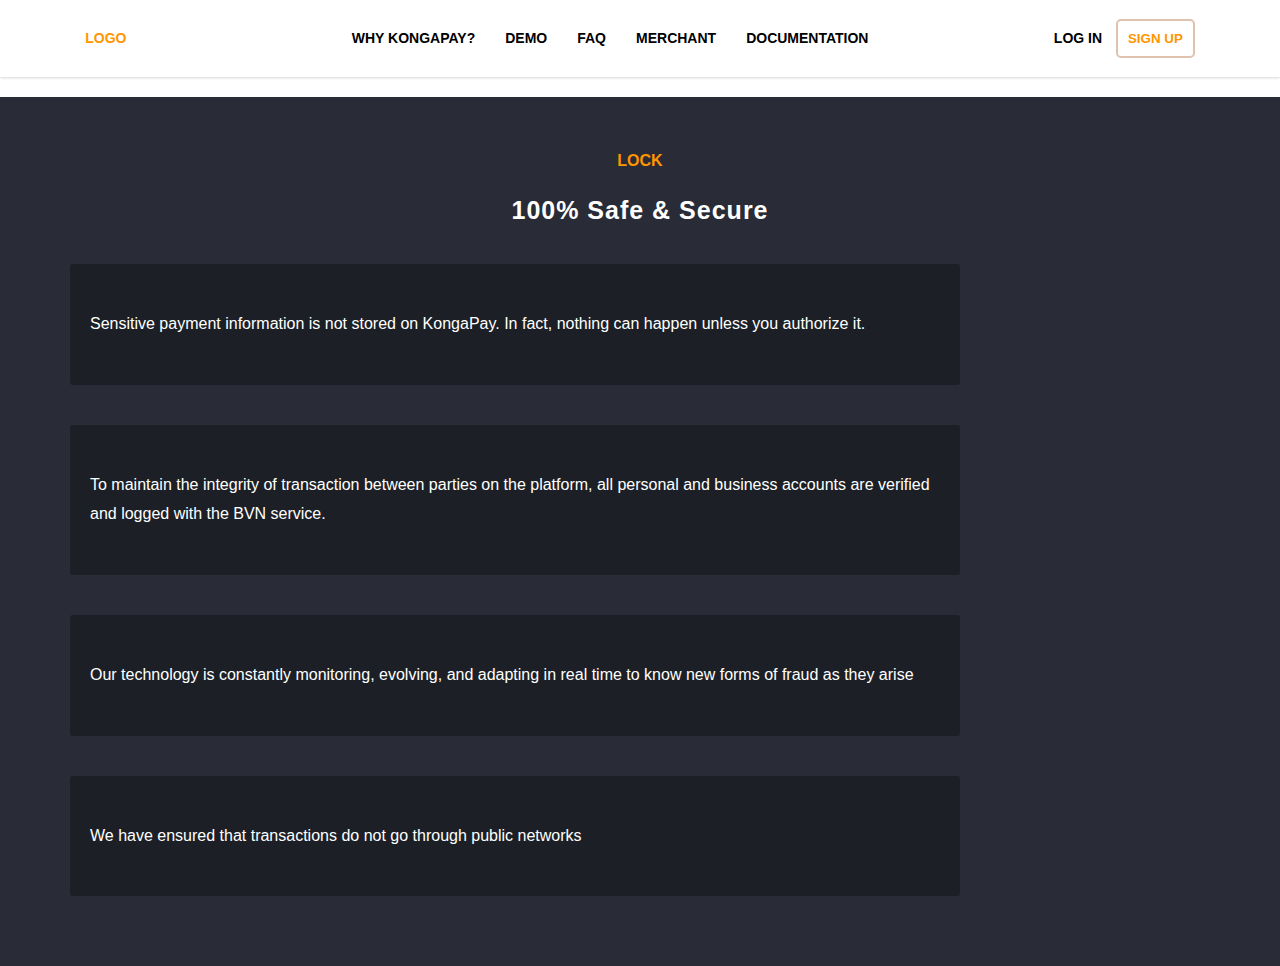
<file: index.html>
<!DOCTYPE html>
<html lang="en">
<head>
    <meta charset="UTF-8">
    <meta name="viewport" content="width=device-width, initial-scale=1.0">
    <meta http-equiv="X-UA-Compatible" content="ie=edge">
    <title>Allen:: Layout</title>
    <link rel="stylesheet" href="css/style.css">
</head>
<body>
    <div class="container">
        <nav>
            <div class="logo"> LOGO</div>
            <ul class="menu">
                <li>WHY KONGAPAY?</li>
                <li>DEMO</li>
                <li>FAQ</li>
                <li>MERCHANT</li>
                <li>DOCUMENTATION</li>
            </ul>
            <div class="loginsignup">
                <span>LOG IN</span>
                <button>SIGN UP</button>
            </div>
        </nav>

        <div class="main">
            <div class="logo-lock">LOCK</div>
            <div class="title">100% Safe & Secure</div>
            <div class="content">
                <div class="card">
                    <p>Sensitive payment information is not stored on KongaPay. In fact,
                    nothing can happen unless you authorize it.</p>
                </div>
                <div class="card">
                    <p>
                        To maintain the integrity of transaction between parties on the platform,
                        all personal and business accounts are verified and logged with the BVN service.
                    </p>

                </div>
                <div class="card">
                    <p>
                        Our technology is constantly monitoring, evolving, and adapting in real time to
                        know new forms of fraud as they arise
                    </p>
                </div>
                <div class="card">
                    <p>
                        We have ensured that transactions do not go through public networks
                    </p>
                </div>
            </div>
        </div>
    </div>
</body>
</html>
</file>
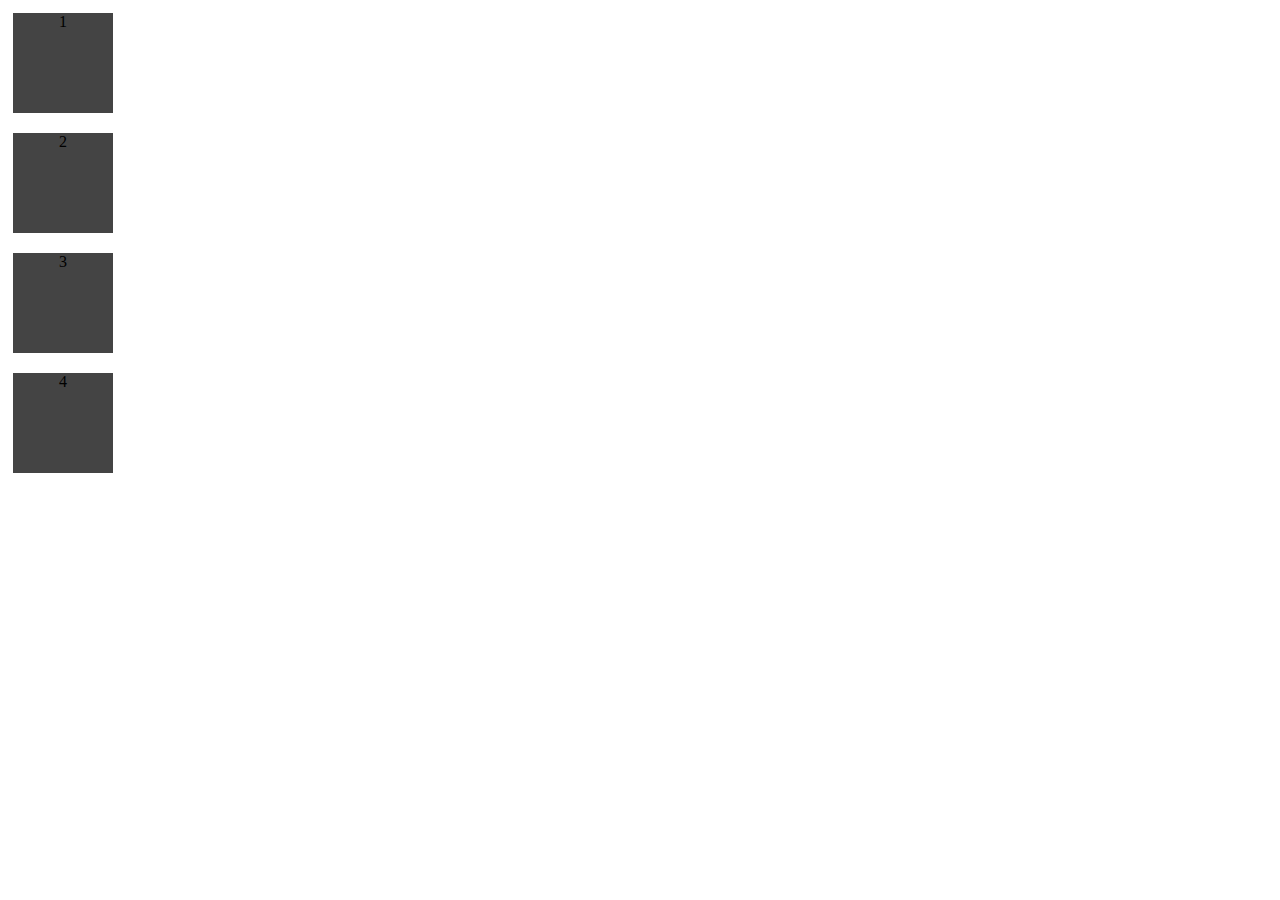
<file: hello.html>
<!DOCTYPE html>
<html>
<head>
	<title></title>

	<style type="text/css">
		.grid-container {

			display: grid;
			grid-gap: 10px;
		}

		.grid-item{

		
			background: #444;
			text-align: center;
			width: 100px;
			height: 100px;
			margin: 5px;
			justify-content: center;
			

		}

		
	</style>
</head>
<body>

	<div class="grid-container">
  <div class="grid-item">1</div>
  <div class="grid-item">2</div>
  <div class="grid-item">3</div>  
  <div class="grid-item">4</div>
   
</div>

</body>
</html>
</file>
<file: css/style.css>
body, html{
    height: 100%;
    margin: 0;
    font-family: "Lato", sans-serif;
    font-weight: 400;
    line-height: 1.8em;
    color: #666;
    background-color: #ffffff;
    box-sizing: border-box;
}
.container {
    display: flex;
    flex-flow: column;
    height: 100%;
}
nav{
    display: flex;
    justify-content: space-around;
    align-items: center;
    box-shadow: 0 1px 3px 0 rgba(0, 0, 0, 0.1), 0 1px 2px 0 rgba(0, 0, 0, 0.06);
    margin: 0 0 20px 0;
    font-size: 14px;
    font-weight: 800;
    flex: 0 1 auto;
    padding: 10px 0;
}
.menu {
    display: flex;
    flex-wrap: wrap;
    justify-content: space-between;
    align-items: center;
    list-style: none;
    color: #000000;
}
li {
    width: 100%;
    text-align: center;
    order: 3;
    display: none;
    cursor: pointer;
}
.logo, .logo-lock {
    color: #ff9600;
    font-weight: bolder;
    cursor: pointer;
}
.logo-lock {
    margin-bottom: 20px;
}
.loginsignup button{
    background-color: #ffffff;
    border: 2px solid #dfc3ae;
    padding: 10px;
    color: #ff9600;
    font-weight: bolder;
    border-radius: 5px;
    margin-left: 10px;
    cursor: pointer;
}
.loginsignup span {
    color: #000000;
    cursor: pointer;
}
.title {
    font-weight: 900;
    font-size: 25px;
    letter-spacing: 1px;
}
.main {
    background-color: #292b37;
    color: #ffffff;

    display: flex;
    flex-direction: column;
    align-items: center;
    flex: 1 1 0;
    padding: 50px;
}
.content {
    margin-top: 20px;
    display: flex;
    flex-wrap: wrap;
}
.card {
    background-color: #1c1f26;
    padding: 30px 20px;
    border-radius: 3px;
    flex: 0.5 600px;
    margin: 20px;
}


@media all and (min-width: 600px){
    .menu {
        justify-content: center;
    }
}

@media all and (min-width: 900px){
    li {
        display: block;
        width: auto;
        order: 1;
        padding: 0 15px;
    }
}
</file>
